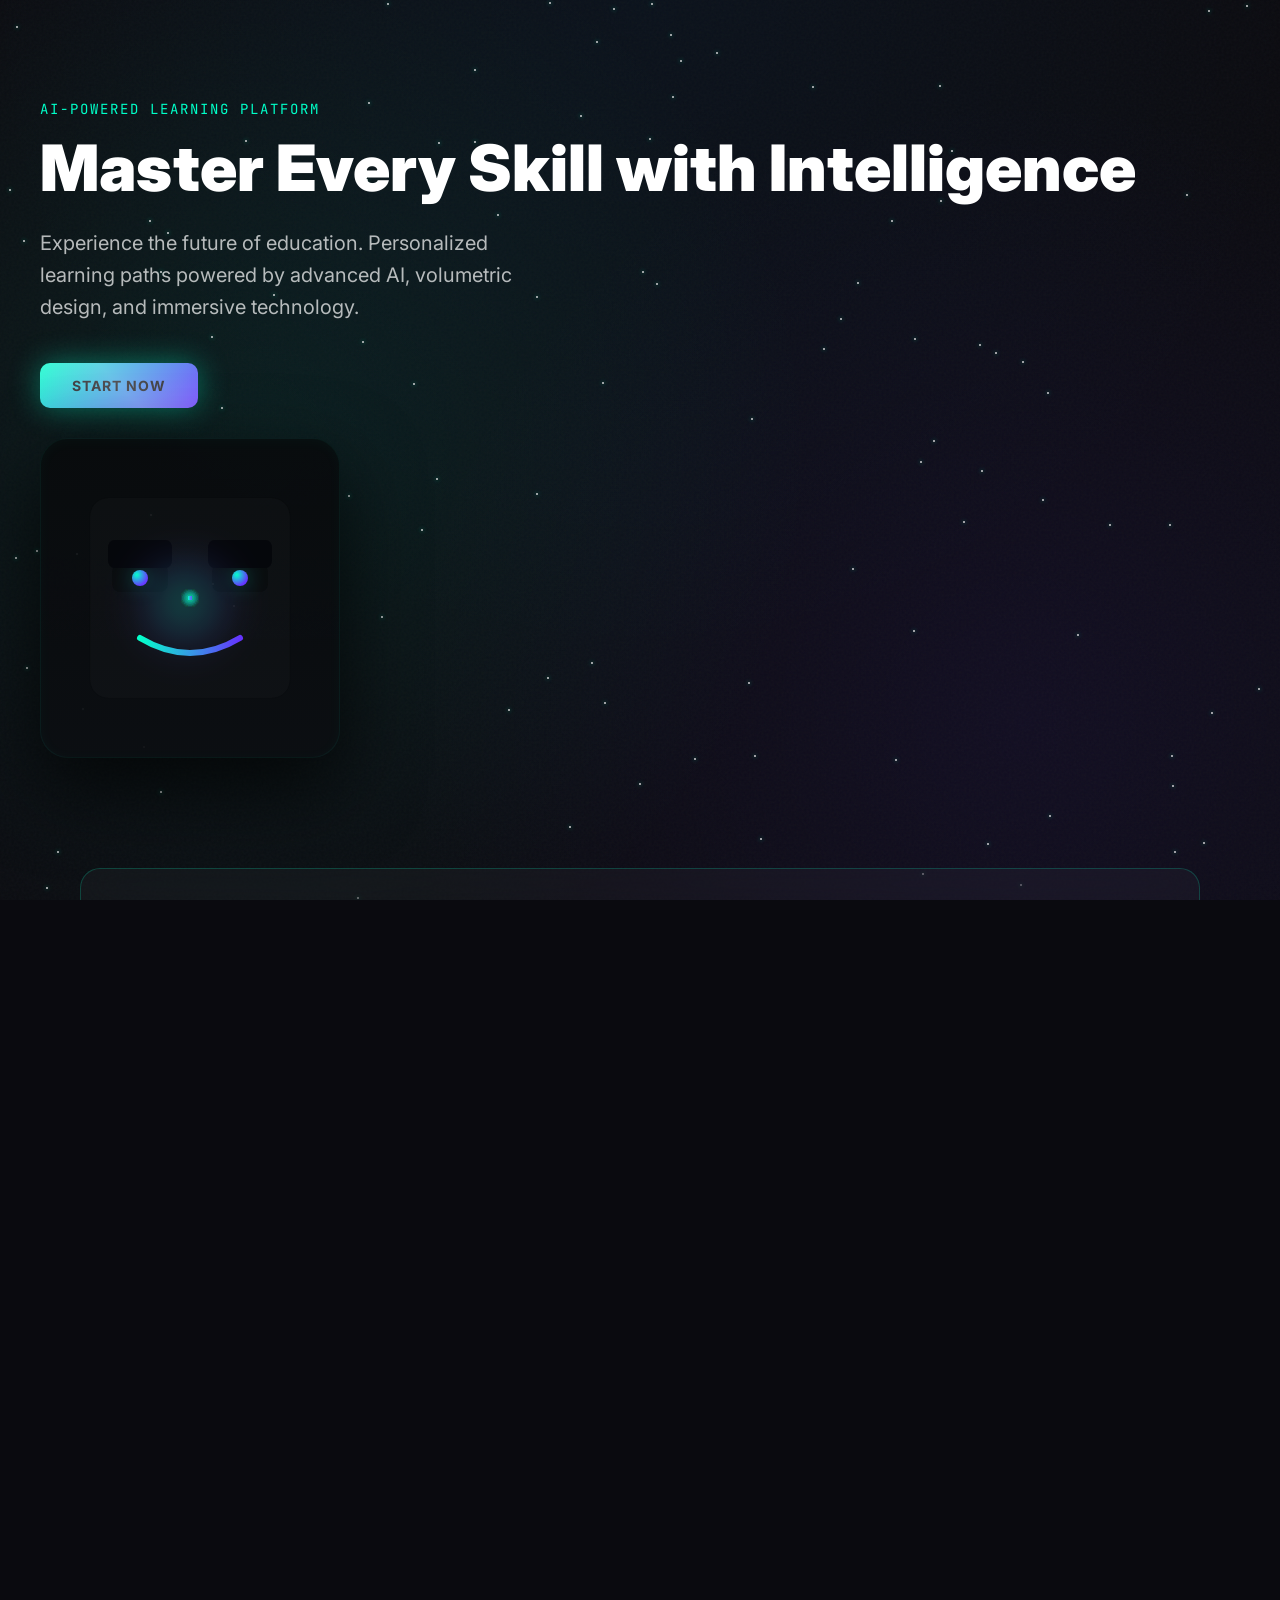
<file: Artificial/ai.html>
<!--
DESIGN SPECIFICATION - HIGH-FIDELITY LANDING PAGE

High-fidelity UI/UX landing page design for a futuristic, AI-powered personalized learning platform. Dark mode aesthetic with deep void-black background and volumetric neon lighting. Central Hero Section: A massive, rotating holographic neural network brain in the center representing the 'AI Recommendation Engine,' emitting soft particles. Layout: A modern Bento-grid style layout using frosted glassmorphism cards (glass effect) with subtle noise texture and 1px glowing strokes.

Content: Display high-end 3D abstract icons inside the glass cards representing these courses: Aerospace (rocket turbine), Medical (DNA helix), Cyber Security (digital shield), Game Dev (controller), and DevOps (infinity loop).

Typography: Massive, bold sans-serif headers in white, paired with monospace data-readout subtext in electric blue. UI Elements: Floating navigation bar, rounded corners, vibrant gradients (Cyan to Purple), and depth-of-field effects to create immersion. 8k resolution, Behance top-tier quality, Unreal Engine 5 render style.
-->

<!DOCTYPE html>
<html lang="en">
<head>
    <meta charset="UTF-8">
    <meta name="viewport" content="width=device-width, initial-scale=1.0">
    <title>Vibe learn</title>
    <link rel="preconnect" href="https://fonts.googleapis.com">
    <link rel="preconnect" href="https://fonts.gstatic.com" crossorigin>
    <link href="https://fonts.googleapis.com/css2?family=Inter:wght@300;400;500;600;700;800;900&family=JetBrains+Mono:wght@400;500;600;700&display=swap" rel="stylesheet">
    <link rel="stylesheet" href="ai.css">
</head>
<body>
    <script src="ai.js"></script>
    <!-- Space Stars Background -->
    <div class="space-stars" id="spaceStars"></div>

    <!-- Saturn removed per request -->

    <!-- Main Container -->
    <div class="container">
        <!-- Hero Section -->
        <section class="hero-section">
            <div class="hero-content">
                <p>AI-POWERED LEARNING PLATFORM</p>
                <h1>Master Every Skill with Intelligence</h1>
                <div class="subtitle">
                    Experience the future of education. Personalized learning paths powered by advanced AI, volumetric design, and immersive technology.
                </div>
                <div class="cta-buttons">
                    <a href="domains.html" class="btn btn-primary" style="text-decoration: none; display: inline-block;">Start Now</a>
                </div>
            </div>

            <!-- AI Face Animation -->
            <div class="neural-network-container" id="aiContainer">
                <div class="ai-head" id="aiHead" aria-hidden="false">
                    <div class="head-glow" aria-hidden="true"></div>
                    <svg class="ai-svg" viewBox="0 0 220 220" preserveAspectRatio="xMidYMid meet" xmlns="http://www.w3.org/2000/svg" role="img" aria-label="Animated human-like AI face">
                        <defs>
                            <linearGradient id="g1" x1="0%" x2="100%">
                                <stop offset="0%" stop-color="#00ffc8" stop-opacity="1" />
                                <stop offset="100%" stop-color="#6432ff" stop-opacity="1" />
                            </linearGradient>
                            <radialGradient id="pupilGrad" cx="30%" cy="30%" r="70%">
                                <stop offset="0%" stop-color="#00ffc8" />
                                <stop offset="100%" stop-color="#6432ff" />
                            </radialGradient>
                        </defs>

                        <!-- rounded square face plate -->
                        <rect x="10" y="10" rx="18" ry="18" width="200" height="200" fill="rgba(255,255,255,0.02)" stroke="rgba(0,0,0,0.12)" />

                        <!-- left eye slot -->
                        <g id="eyeLeft" transform="translate(60,90)">
                            <rect x="-28" y="-14" rx="8" ry="8" width="56" height="28" fill="rgba(0,0,0,0.6)" opacity="0.4" />
                            <circle id="pupilLeft" class="pupil-elem" cx="0" cy="0" r="8" fill="url(#pupilGrad)" />
                            <rect id="lidLeft" class="lid" x="-32" y="-20" width="64" height="28" rx="8" ry="8" />
                        </g>

                        <!-- right eye slot -->
                        <g id="eyeRight" transform="translate(160,90)">
                            <rect x="-28" y="-14" rx="8" ry="8" width="56" height="28" fill="rgba(0,0,0,0.6)" opacity="0.4" />
                            <circle id="pupilRight" class="pupil-elem" cx="0" cy="0" r="8" fill="url(#pupilGrad)" />
                            <rect id="lidRight" class="lid" x="-32" y="-20" width="64" height="28" rx="8" ry="8" />
                        </g>

                        <!-- friendly smile -->
                        <path id="mouthPath" d="M60 150 q50 30 100 0" stroke="url(#g1)" stroke-width="6" fill="transparent" stroke-linecap="round" stroke-linejoin="round" />
                    </svg>

                    <div class="particles" id="particles"></div>
                </div>
            </div>
        </section>

        <!-- Create Roadmap Section -->
        <section id="create-roadmap" class="create-roadmap-section">
            <div class="roadmap-container">
                <div class="roadmap-header">
                    <h2>Create Your Roadmap</h2>
                    <p>Tell our AI what you want to learn</p>
                </div>
                
                <div class="roadmap-input-box">
                    <div class="ai-bot-icon">🤖</div>
                    <input type="text" class="roadmap-input" placeholder="E.g., Learn machine learning in 3 months, become a full-stack developer..." />
                    <button class="roadmap-submit-btn">→</button>
                </div>
            </div>
        </section>
    </div>

    <!-- Footer -->
    <footer class="footer">
        <div class="footer-content">
            <div class="footer-col">
                <h4>Product</h4>
                <ul>
                    <li><a href="#">Features</a></li>
                    <li><a href="#">Pricing</a></li>
                    <li><a href="#">Security</a></li>
                </ul>
            </div>
            <div class="footer-col">
                <h4>Learn</h4>
                <ul>
                    <li><a href="#">Courses</a></li>
                    <li><a href="#">Paths</a></li>
                    <li><a href="#">Certifications</a></li>
                </ul>
            </div>
            <div class="footer-col">
                <h4>Company</h4>
                <ul>
                    <li><a href="#">About</a></li>
                    <li><a href="#">Blog</a></li>
                    <li><a href="#">Careers</a></li>
                </ul>
            </div>
            <div class="footer-col">
                <h4>Legal</h4>
                <ul>
                    <li><a href="#">Privacy</a></li>
                    <li><a href="#">Terms</a></li>
                    <li><a href="#">Contact</a></li>
                </ul>
            </div>
        </div>
        <div class="footer-bottom">
            <div>&copy; 2026 VibeLearn. All rights reserved.</div>
            <div style="display: flex; gap: 16px;">
                <a href="#" style="color: rgba(255, 255, 255, 0.4);">Twitter</a>
                <a href="#" style="color: rgba(255, 255, 255, 0.4);">Discord</a>
                <a href="#" style="color: rgba(255, 255, 255, 0.4);">GitHub</a>
            </div>
        </div>
    </footer>
</body>
</html>
</file>
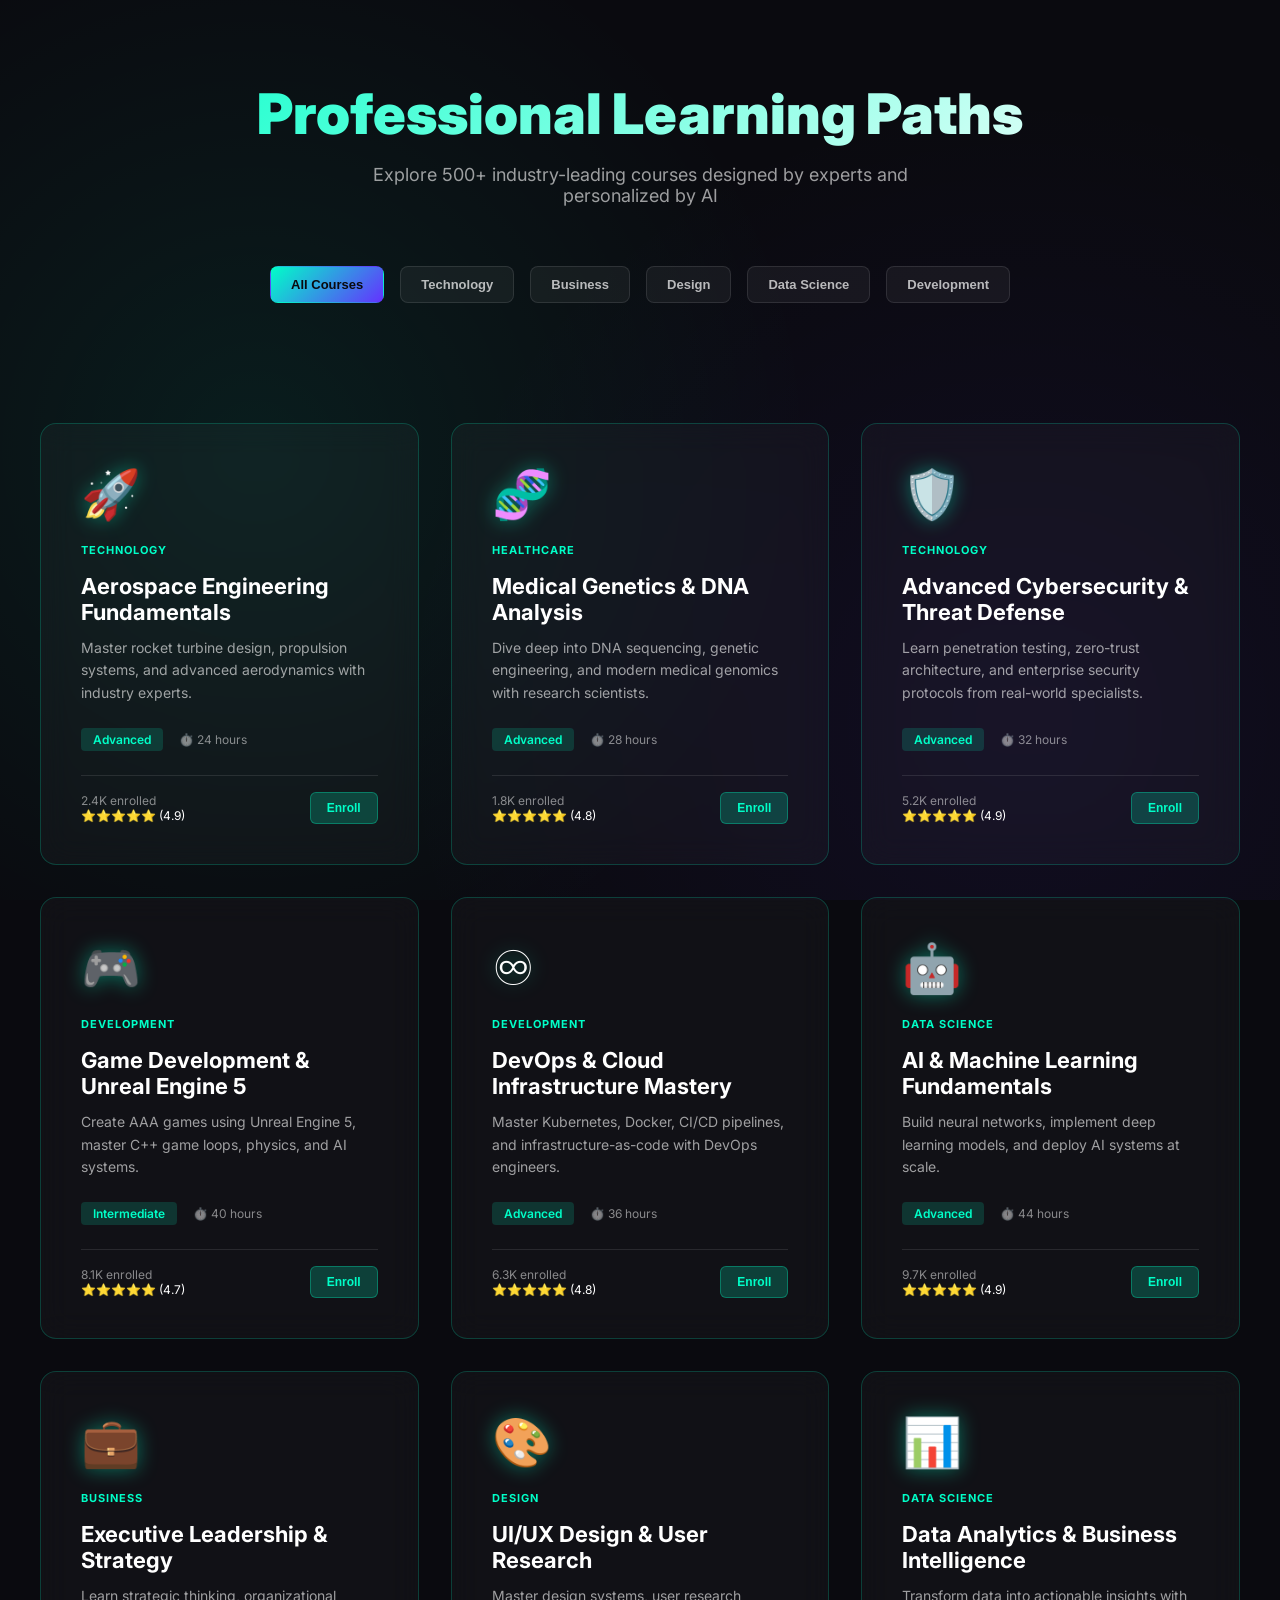
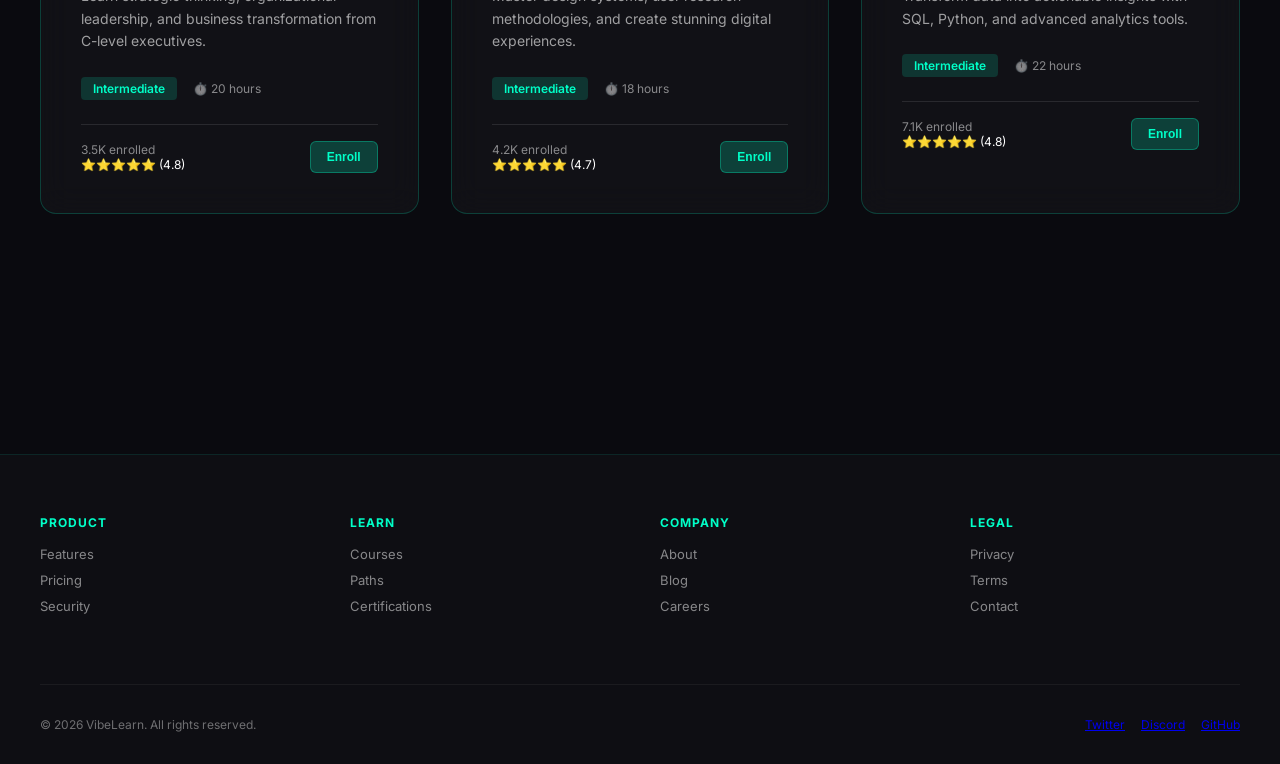
<file: Cources/courses.html>
<!DOCTYPE html>
<html lang="en">
<head>
    <meta charset="UTF-8">
    <meta name="viewport" content="width=device-width, initial-scale=1.0">
    <title>Professional Courses - VibeLearn | AI-Powered Learning Paths</title>
    <link rel="preconnect" href="https://fonts.googleapis.com">
    <link rel="preconnect" href="https://fonts.gstatic.com" crossorigin>
    <link href="https://fonts.googleapis.com/css2?family=Inter:wght@300;400;500;600;700;800;900&family=JetBrains+Mono:wght@400;500;600;700&display=swap" rel="stylesheet">
    <style>
        * {
            margin: 0;
            padding: 0;
            box-sizing: border-box;
        }

        html, body {
            width: 100%;
            font-family: 'Inter', system-ui, sans-serif;
            background: #0a0a0f;
            color: #ffffff;
            overflow-x: hidden;
        }

        body::before {
            content: '';
            position: fixed;
            top: 0;
            left: 0;
            width: 100%;
            height: 100%;
            background: 
                radial-gradient(circle at 20% 50%, rgba(0, 255, 200, 0.08) 0%, transparent 50%),
                radial-gradient(circle at 80% 80%, rgba(100, 50, 255, 0.08) 0%, transparent 50%),
                #0a0a0f;
            pointer-events: none;
            z-index: 0;
        }

        /* Header/Navigation */
        .header {
            position: sticky;
            top: 0;
            z-index: 100;
            background: rgba(10, 10, 15, 0.8);
            backdrop-filter: blur(10px);
            border-bottom: 1px solid rgba(0, 255, 200, 0.1);
        }

        .nav-wrapper {
            max-width: 1600px;
            margin: 0 auto;
            padding: 16px 40px;
            display: flex;
            justify-content: space-between;
            align-items: center;
        }

        .nav-brand {
            font-size: 18px;
            font-weight: 900;
            background: linear-gradient(135deg, #00ffc8 0%, #6432ff 100%);
            -webkit-background-clip: text;
            background-clip: text;
            -webkit-text-fill-color: transparent;
            cursor: pointer;
            text-decoration: none;
        }

        .nav-menu {
            display: flex;
            gap: 32px;
            list-style: none;
        }

        .nav-menu a {
            color: rgba(255, 255, 255, 0.7);
            text-decoration: none;
            font-size: 13px;
            font-weight: 500;
            transition: color 300ms ease;
        }

        .nav-menu a:hover {
            color: #00ffc8;
        }

        .nav-cta {
            padding: 10px 24px;
            background: linear-gradient(135deg, #00ffc8 0%, #6432ff 100%);
            border: none;
            border-radius: 8px;
            color: #0a0a0f;
            font-weight: 700;
            font-size: 12px;
            cursor: pointer;
            transition: all 300ms ease;
        }

        .nav-cta:hover {
            transform: translateY(-2px);
            box-shadow: 0 8px 25px rgba(0, 255, 200, 0.3);
        }

        /* Main Content */
        .page-container {
            position: relative;
            z-index: 1;
            max-width: 1600px;
            margin: 0 auto;
            padding: 0 40px;
        }

        .page-header {
            text-align: center;
            padding: 80px 0 60px;
            animation: fadeInUp 0.8s ease-out;
        }

        .page-header h1 {
            font-size: 56px;
            font-weight: 900;
            margin-bottom: 16px;
            background: linear-gradient(135deg, #00ffc8 0%, #ffffff 100%);
            -webkit-background-clip: text;
            background-clip: text;
            -webkit-text-fill-color: transparent;
        }

        .page-header p {
            font-size: 18px;
            color: rgba(255, 255, 255, 0.6);
            max-width: 600px;
            margin: 0 auto;
        }

        @keyframes fadeInUp {
            from {
                opacity: 0;
                transform: translateY(30px);
            }
            to {
                opacity: 1;
                transform: translateY(0);
            }
        }

        /* Course Grid */
        .courses-grid {
            display: grid;
            grid-template-columns: repeat(auto-fit, minmax(320px, 1fr));
            gap: 32px;
            padding: 60px 0 120px;
        }

        .course-card {
            background: rgba(255, 255, 255, 0.03);
            backdrop-filter: blur(15px);
            border: 1px solid rgba(0, 255, 200, 0.2);
            border-radius: 16px;
            padding: 40px;
            transition: all 400ms cubic-bezier(0.4, 0, 0.2, 1);
            cursor: pointer;
            position: relative;
            overflow: hidden;
            animation: fadeInUp 0.6s ease-out;
        }

        .course-card::before {
            content: '';
            position: absolute;
            inset: 0;
            background: linear-gradient(135deg, rgba(0, 255, 200, 0.1) 0%, rgba(100, 50, 255, 0.1) 100%);
            opacity: 0;
            transition: opacity 400ms ease;
        }

        .course-card:hover {
            border-color: rgba(0, 255, 200, 0.6);
            background: rgba(255, 255, 255, 0.08);
            transform: translateY(-12px);
            box-shadow: 0 20px 50px rgba(0, 255, 200, 0.15);
        }

        .course-icon {
            font-size: 48px;
            margin-bottom: 20px;
            filter: drop-shadow(0 0 10px rgba(0, 255, 200, 0.4));
        }

        .course-card h3 {
            font-size: 22px;
            font-weight: 700;
            margin-bottom: 12px;
            position: relative;
            z-index: 2;
        }

        .course-category {
            font-size: 11px;
            color: #00ffc8;
            text-transform: uppercase;
            letter-spacing: 1px;
            margin-bottom: 16px;
            font-weight: 700;
            position: relative;
            z-index: 2;
        }

        .course-description {
            font-size: 14px;
            color: rgba(255, 255, 255, 0.6);
            line-height: 1.6;
            margin-bottom: 24px;
            position: relative;
            z-index: 2;
        }

        .course-meta {
            display: flex;
            gap: 16px;
            margin-bottom: 24px;
            position: relative;
            z-index: 2;
            font-size: 12px;
            color: rgba(255, 255, 255, 0.5);
        }

        .course-level {
            background: rgba(0, 255, 200, 0.15);
            color: #00ffc8;
            padding: 4px 12px;
            border-radius: 4px;
            font-weight: 600;
        }

        .course-duration {
            display: flex;
            align-items: center;
            gap: 4px;
        }

        .course-footer {
            display: flex;
            justify-content: space-between;
            align-items: center;
            padding-top: 16px;
            border-top: 1px solid rgba(255, 255, 255, 0.1);
            position: relative;
            z-index: 2;
        }

        .course-students {
            font-size: 12px;
            color: rgba(255, 255, 255, 0.5);
        }

        .course-rating {
            display: flex;
            gap: 4px;
            font-size: 12px;
        }

        .course-btn {
            background: rgba(0, 255, 200, 0.2);
            border: 1px solid rgba(0, 255, 200, 0.3);
            color: #00ffc8;
            padding: 8px 16px;
            border-radius: 6px;
            cursor: pointer;
            font-size: 12px;
            font-weight: 600;
            transition: all 300ms ease;
        }

        .course-btn:hover {
            background: rgba(0, 255, 200, 0.4);
            border-color: rgba(0, 255, 200, 0.6);
        }

        /* Filter Section */
        .filter-section {
            display: flex;
            gap: 16px;
            margin-bottom: 60px;
            flex-wrap: wrap;
            justify-content: center;
        }

        .filter-btn {
            padding: 10px 20px;
            background: rgba(255, 255, 255, 0.05);
            border: 1px solid rgba(255, 255, 255, 0.1);
            border-radius: 8px;
            color: rgba(255, 255, 255, 0.7);
            cursor: pointer;
            font-size: 13px;
            font-weight: 600;
            transition: all 300ms ease;
        }

        .filter-btn:hover,
        .filter-btn.active {
            background: linear-gradient(135deg, #00ffc8 0%, #6432ff 100%);
            border-color: transparent;
            color: #0a0a0f;
        }

        /* Footer */
        .footer {
            background: rgba(255, 255, 255, 0.02);
            border-top: 1px solid rgba(0, 255, 200, 0.1);
            padding: 60px 40px 32px;
            margin-top: 120px;
            position: relative;
            z-index: 1;
        }

        .footer-content {
            max-width: 1600px;
            margin: 0 auto;
            display: grid;
            grid-template-columns: repeat(4, 1fr);
            gap: 40px;
            margin-bottom: 60px;
        }

        .footer-col h4 {
            font-size: 12px;
            font-weight: 700;
            text-transform: uppercase;
            margin-bottom: 16px;
            color: #00ffc8;
            letter-spacing: 1px;
        }

        .footer-col ul {
            list-style: none;
        }

        .footer-col a {
            color: rgba(255, 255, 255, 0.5);
            text-decoration: none;
            font-size: 13px;
            transition: color 300ms ease;
            display: block;
            margin-bottom: 10px;
        }

        .footer-col a:hover {
            color: #00ffc8;
        }

        .footer-bottom {
            display: flex;
            justify-content: space-between;
            align-items: center;
            padding-top: 32px;
            border-top: 1px solid rgba(255, 255, 255, 0.05);
            font-size: 12px;
            color: rgba(255, 255, 255, 0.4);
        }

        @media (max-width: 768px) {
            .nav-menu {
                gap: 16px;
                font-size: 12px;
            }

            .page-header h1 {
                font-size: 36px;
            }

            .courses-grid {
                grid-template-columns: 1fr;
            }

            .footer-content {
                grid-template-columns: repeat(2, 1fr);
                gap: 24px;
            }

            .footer-bottom {
                flex-direction: column;
                gap: 16px;
            }
        }
    </style>
</head>
<body>
    <!-- Main Content -->
    <div class="page-container">
        <div class="page-header">
            <h1>Professional Learning Paths</h1>
            <p>Explore 500+ industry-leading courses designed by experts and personalized by AI</p>
        </div>

        <!-- Filters -->
        <div class="filter-section">
            <button class="filter-btn active">All Courses</button>
            <button class="filter-btn">Technology</button>
            <button class="filter-btn">Business</button>
            <button class="filter-btn">Design</button>
            <button class="filter-btn">Data Science</button>
            <button class="filter-btn">Development</button>
        </div>

        <!-- Course Grid -->
        <div class="courses-grid">
            <!-- Technology Courses -->
            <div class="course-card">
                <div class="course-icon">🚀</div>
                <div class="course-category">Technology</div>
                <h3>Aerospace Engineering Fundamentals</h3>
                <p class="course-description">Master rocket turbine design, propulsion systems, and advanced aerodynamics with industry experts.</p>
                <div class="course-meta">
                    <span class="course-level">Advanced</span>
                    <span class="course-duration">⏱️ 24 hours</span>
                </div>
                <div class="course-footer">
                    <div>
                        <div class="course-students">2.4K enrolled</div>
                        <div class="course-rating">⭐⭐⭐⭐⭐ (4.9)</div>
                    </div>
                    <button class="course-btn">Enroll</button>
                </div>
            </div>

            <div class="course-card">
                <div class="course-icon">🧬</div>
                <div class="course-category">Healthcare</div>
                <h3>Medical Genetics & DNA Analysis</h3>
                <p class="course-description">Dive deep into DNA sequencing, genetic engineering, and modern medical genomics with research scientists.</p>
                <div class="course-meta">
                    <span class="course-level">Advanced</span>
                    <span class="course-duration">⏱️ 28 hours</span>
                </div>
                <div class="course-footer">
                    <div>
                        <div class="course-students">1.8K enrolled</div>
                        <div class="course-rating">⭐⭐⭐⭐⭐ (4.8)</div>
                    </div>
                    <button class="course-btn">Enroll</button>
                </div>
            </div>

            <div class="course-card">
                <div class="course-icon">🛡️</div>
                <div class="course-category">Technology</div>
                <h3>Advanced Cybersecurity & Threat Defense</h3>
                <p class="course-description">Learn penetration testing, zero-trust architecture, and enterprise security protocols from real-world specialists.</p>
                <div class="course-meta">
                    <span class="course-level">Advanced</span>
                    <span class="course-duration">⏱️ 32 hours</span>
                </div>
                <div class="course-footer">
                    <div>
                        <div class="course-students">5.2K enrolled</div>
                        <div class="course-rating">⭐⭐⭐⭐⭐ (4.9)</div>
                    </div>
                    <button class="course-btn">Enroll</button>
                </div>
            </div>

            <div class="course-card">
                <div class="course-icon">🎮</div>
                <div class="course-category">Development</div>
                <h3>Game Development & Unreal Engine 5</h3>
                <p class="course-description">Create AAA games using Unreal Engine 5, master C++ game loops, physics, and AI systems.</p>
                <div class="course-meta">
                    <span class="course-level">Intermediate</span>
                    <span class="course-duration">⏱️ 40 hours</span>
                </div>
                <div class="course-footer">
                    <div>
                        <div class="course-students">8.1K enrolled</div>
                        <div class="course-rating">⭐⭐⭐⭐⭐ (4.7)</div>
                    </div>
                    <button class="course-btn">Enroll</button>
                </div>
            </div>

            <div class="course-card">
                <div class="course-icon">♾️</div>
                <div class="course-category">Development</div>
                <h3>DevOps & Cloud Infrastructure Mastery</h3>
                <p class="course-description">Master Kubernetes, Docker, CI/CD pipelines, and infrastructure-as-code with DevOps engineers.</p>
                <div class="course-meta">
                    <span class="course-level">Advanced</span>
                    <span class="course-duration">⏱️ 36 hours</span>
                </div>
                <div class="course-footer">
                    <div>
                        <div class="course-students">6.3K enrolled</div>
                        <div class="course-rating">⭐⭐⭐⭐⭐ (4.8)</div>
                    </div>
                    <button class="course-btn">Enroll</button>
                </div>
            </div>

            <div class="course-card">
                <div class="course-icon">🤖</div>
                <div class="course-category">Data Science</div>
                <h3>AI & Machine Learning Fundamentals</h3>
                <p class="course-description">Build neural networks, implement deep learning models, and deploy AI systems at scale.</p>
                <div class="course-meta">
                    <span class="course-level">Advanced</span>
                    <span class="course-duration">⏱️ 44 hours</span>
                </div>
                <div class="course-footer">
                    <div>
                        <div class="course-students">9.7K enrolled</div>
                        <div class="course-rating">⭐⭐⭐⭐⭐ (4.9)</div>
                    </div>
                    <button class="course-btn">Enroll</button>
                </div>
            </div>

            <div class="course-card">
                <div class="course-icon">💼</div>
                <div class="course-category">Business</div>
                <h3>Executive Leadership & Strategy</h3>
                <p class="course-description">Learn strategic thinking, organizational leadership, and business transformation from C-level executives.</p>
                <div class="course-meta">
                    <span class="course-level">Intermediate</span>
                    <span class="course-duration">⏱️ 20 hours</span>
                </div>
                <div class="course-footer">
                    <div>
                        <div class="course-students">3.5K enrolled</div>
                        <div class="course-rating">⭐⭐⭐⭐⭐ (4.8)</div>
                    </div>
                    <button class="course-btn">Enroll</button>
                </div>
            </div>

            <div class="course-card">
                <div class="course-icon">🎨</div>
                <div class="course-category">Design</div>
                <h3>UI/UX Design & User Research</h3>
                <p class="course-description">Master design systems, user research methodologies, and create stunning digital experiences.</p>
                <div class="course-meta">
                    <span class="course-level">Intermediate</span>
                    <span class="course-duration">⏱️ 18 hours</span>
                </div>
                <div class="course-footer">
                    <div>
                        <div class="course-students">4.2K enrolled</div>
                        <div class="course-rating">⭐⭐⭐⭐⭐ (4.7)</div>
                    </div>
                    <button class="course-btn">Enroll</button>
                </div>
            </div>

            <div class="course-card">
                <div class="course-icon">📊</div>
                <div class="course-category">Data Science</div>
                <h3>Data Analytics & Business Intelligence</h3>
                <p class="course-description">Transform data into actionable insights with SQL, Python, and advanced analytics tools.</p>
                <div class="course-meta">
                    <span class="course-level">Intermediate</span>
                    <span class="course-duration">⏱️ 22 hours</span>
                </div>
                <div class="course-footer">
                    <div>
                        <div class="course-students">7.1K enrolled</div>
                        <div class="course-rating">⭐⭐⭐⭐⭐ (4.8)</div>
                    </div>
                    <button class="course-btn">Enroll</button>
                </div>
            </div>
        </div>
    </div>

    <!-- Footer -->
    <footer class="footer">
        <div class="footer-content">
            <div class="footer-col">
                <h4>Product</h4>
                <ul>
                    <li><a href="#">Features</a></li>
                    <li><a href="#">Pricing</a></li>
                    <li><a href="#">Security</a></li>
                </ul>
            </div>
            <div class="footer-col">
                <h4>Learn</h4>
                <ul>
                    <li><a href="#">Courses</a></li>
                    <li><a href="#">Paths</a></li>
                    <li><a href="#">Certifications</a></li>
                </ul>
            </div>
            <div class="footer-col">
                <h4>Company</h4>
                <ul>
                    <li><a href="#">About</a></li>
                    <li><a href="#">Blog</a></li>
                    <li><a href="#">Careers</a></li>
                </ul>
            </div>
            <div class="footer-col">
                <h4>Legal</h4>
                <ul>
                    <li><a href="#">Privacy</a></li>
                    <li><a href="#">Terms</a></li>
                    <li><a href="#">Contact</a></li>
                </ul>
            </div>
        </div>
        <div class="footer-bottom">
            <div>&copy; 2026 VibeLearn. All rights reserved.</div>
            <div style="display: flex; gap: 16px;">
                <a href="#">Twitter</a>
                <a href="#">Discord</a>
                <a href="#">GitHub</a>
            </div>
        </div>
    </footer>
</body>
</html>
</file>
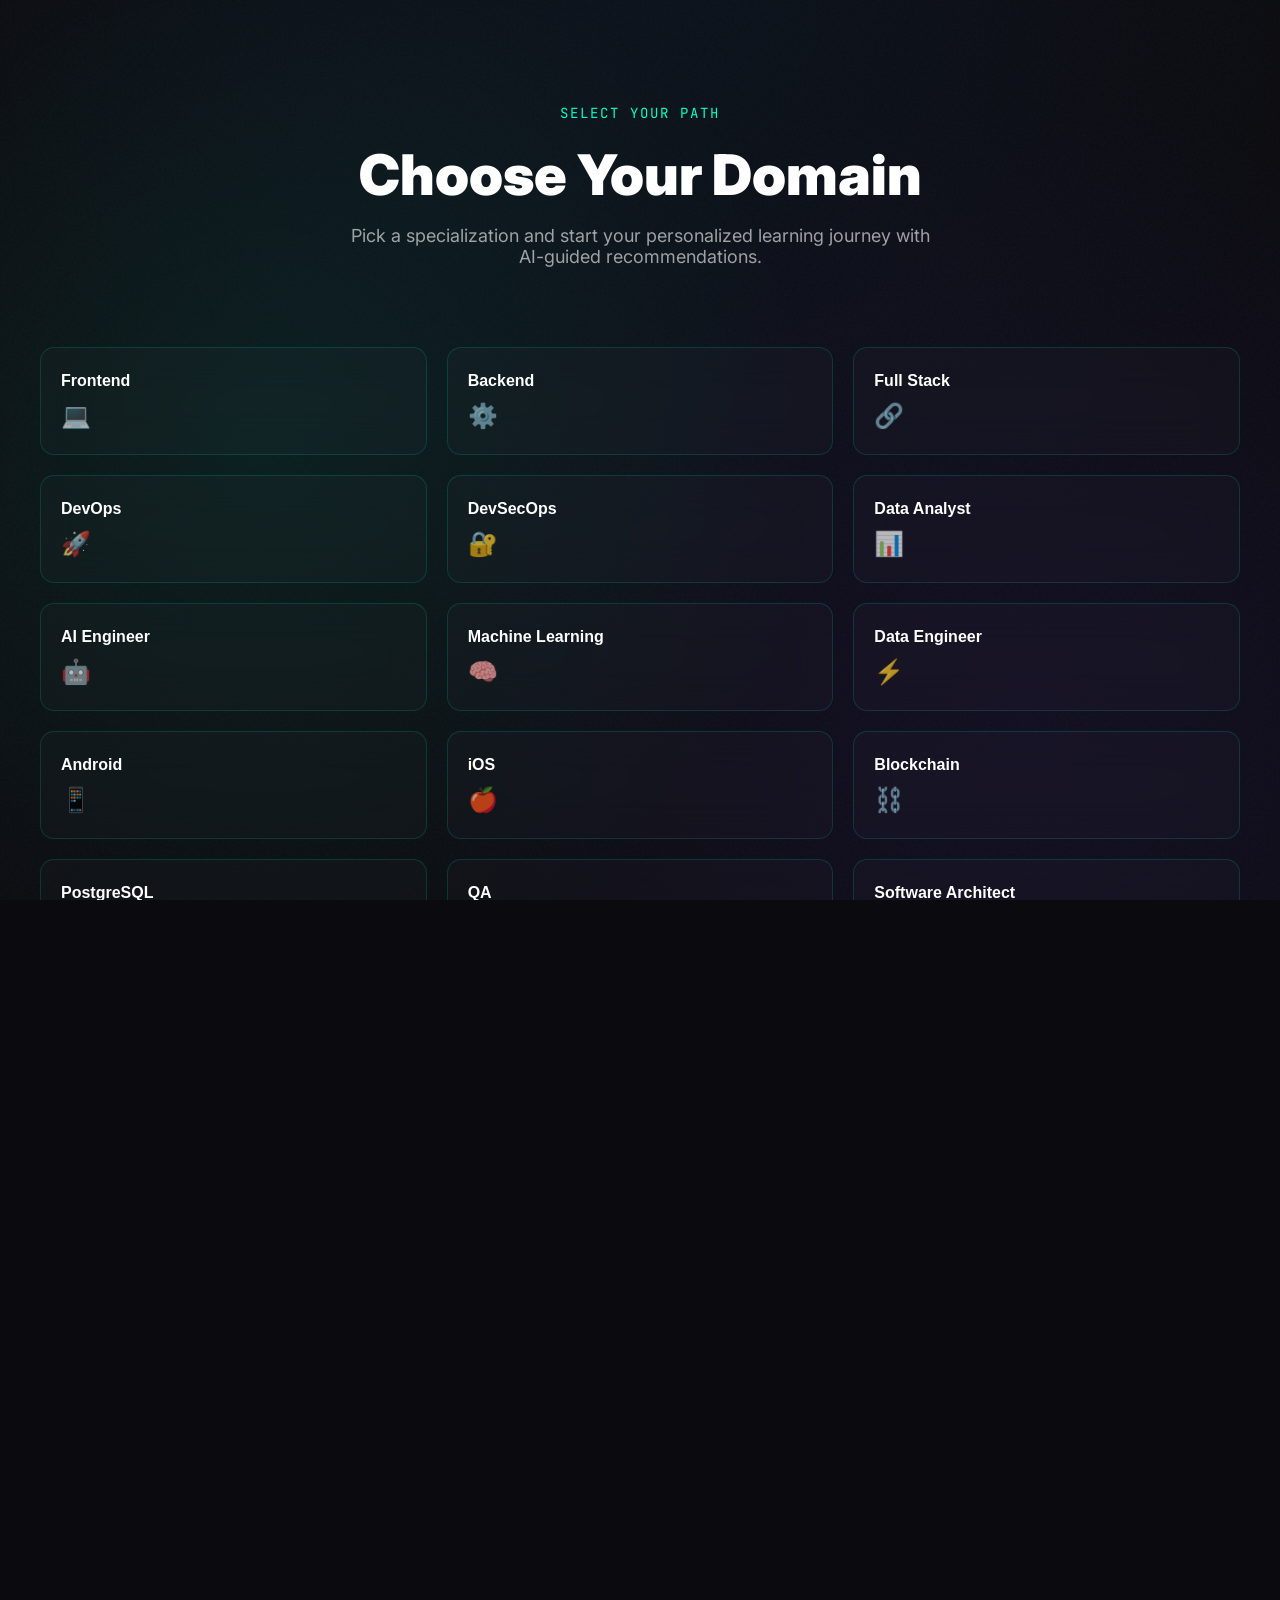
<file: Cources/domains.html>
<!DOCTYPE html>
<html lang="en">
<head>
    <meta charset="UTF-8">
    <meta name="viewport" content="width=device-width, initial-scale=1.0">
    <title>Choose Your Domain - VibeLearn</title>
    <link rel="preconnect" href="https://fonts.googleapis.com">
    <link rel="preconnect" href="https://fonts.gstatic.com" crossorigin>
    <link href="https://fonts.googleapis.com/css2?family=Inter:wght@300;400;500;600;700;800;900&family=JetBrains+Mono:wght@400;500;600;700&display=swap" rel="stylesheet">
    <style>
        * {
            margin: 0;
            padding: 0;
            box-sizing: border-box;
        }

        html, body {
            width: 100%;
            height: 100%;
            font-family: 'Inter', system-ui, sans-serif;
            background: #0a0a0f;
            color: #ffffff;
            overflow-x: hidden;
        }

        /* Void-black background with volumetric lighting */
        body::before {
            content: '';
            position: fixed;
            top: 0;
            left: 0;
            width: 100%;
            height: 100%;
            background: 
                radial-gradient(circle at 20% 50%, rgba(0, 255, 200, 0.08) 0%, transparent 50%),
                radial-gradient(circle at 80% 80%, rgba(100, 50, 255, 0.08) 0%, transparent 50%),
                radial-gradient(circle at 50% 0%, rgba(0, 150, 255, 0.05) 0%, transparent 60%),
                #0a0a0f;
            pointer-events: none;
            z-index: 0;
        }

        /* Noise texture overlay */
        body::after {
            content: '';
            position: fixed;
            top: 0;
            left: 0;
            width: 100%;
            height: 100%;
            background-image: 
                url("data:image/svg+xml,%3Csvg viewBox='0 0 400 400' xmlns='http://www.w3.org/2000/svg'%3E%3Cfilter id='noiseFilter'%3E%3CfeTurbulence type='fractalNoise' baseFrequency='0.9' numOctaves='4' seed='1' /%3E%3C/filter%3E%3Crect width='400' height='400' fill='%23000' filter='url(%23noiseFilter)' opacity='0.03'/%3E%3C/svg%3E");
            pointer-events: none;
            z-index: 0;
        }

        /* Main Container */
        .container {
            position: relative;
            z-index: 1;
            min-height: 100vh;
            display: flex;
            flex-direction: column;
            align-items: center;
            padding: 80px 40px 60px;
        }

        /* Header Section */
        .header {
            text-align: center;
            margin-bottom: 80px;
            animation: fadeInDown 0.8s ease-out;
        }

        .header h1 {
            font-size: 56px;
            font-weight: 900;
            line-height: 1.2;
            margin-bottom: 16px;
            color: #ffffff;
        }

        .header p {
            font-family: 'JetBrains Mono', monospace;
            font-size: 14px;
            color: #00ffc8;
            text-transform: uppercase;
            letter-spacing: 2px;
            margin-bottom: 20px;
        }

        .header .subtitle {
            font-size: 18px;
            color: rgba(255, 255, 255, 0.6);
            max-width: 600px;
            margin: 0 auto;
        }

        @keyframes fadeInDown {
            from {
                opacity: 0;
                transform: translateY(-30px);
            }
            to {
                opacity: 1;
                transform: translateY(0);
            }
        }

        /* Domains Grid */
        .domains-grid {
            display: grid;
            grid-template-columns: repeat(3, 1fr);
            gap: 20px;
            max-width: 1200px;
            width: 100%;
            margin-bottom: 60px;
        }

        .domain-btn {
            background: rgba(255, 255, 255, 0.02);
            backdrop-filter: blur(20px);
            border: 1px solid rgba(0, 255, 200, 0.15);
            border-radius: 14px;
            padding: 24px 20px;
            cursor: pointer;
            transition: all 300ms cubic-bezier(0.4, 0, 0.2, 1);
            position: relative;
            overflow: hidden;
            min-height: 100px;
            display: flex;
            flex-direction: column;
            align-items: flex-start;
            justify-content: space-between;
            animation: fadeInUp 0.6s ease-out;
        }

        .domain-btn::before {
            content: '';
            position: absolute;
            inset: 0;
            background: linear-gradient(135deg, rgba(0, 255, 200, 0.1) 0%, rgba(100, 50, 255, 0.1) 100%);
            opacity: 0;
            transition: opacity 300ms ease;
        }

        .domain-btn:hover {
            border-color: rgba(0, 255, 200, 0.5);
            background: rgba(255, 255, 255, 0.08);
            transform: translateY(-8px);
            box-shadow: 
                0 15px 40px rgba(0, 255, 200, 0.15),
                inset 0 1px 1px rgba(255, 255, 255, 0.1);
        }

        .domain-btn:hover::before {
            opacity: 1;
        }

        .domain-btn-text {
            font-size: 16px;
            font-weight: 600;
            color: #ffffff;
            position: relative;
            z-index: 2;
            transition: color 300ms ease;
        }

        .domain-btn:hover .domain-btn-text {
            color: #00ffc8;
        }

        .domain-btn-icon {
            font-size: 24px;
            margin-top: 12px;
            position: relative;
            z-index: 2;
            opacity: 0.7;
            transition: opacity 300ms ease;
        }

        .domain-btn:hover .domain-btn-icon {
            opacity: 1;
        }

        /* Badge for "New" */
        .badge {
            position: absolute;
            top: 12px;
            right: 12px;
            background: rgba(100, 50, 255, 0.6);
            color: #00ffc8;
            padding: 4px 10px;
            border-radius: 6px;
            font-size: 10px;
            font-weight: 700;
            text-transform: uppercase;
            letter-spacing: 0.5px;
            z-index: 3;
        }

        /* Custom Domain Button */
        .create-custom-btn {
            background: rgba(0, 255, 200, 0.08);
            border: 2px dashed rgba(0, 255, 200, 0.3);
            cursor: pointer;
            display: flex;
            align-items: center;
            justify-content: center;
            gap: 12px;
            font-size: 15px;
            font-weight: 600;
            color: rgba(0, 255, 200, 0.7);
            transition: all 300ms ease;
        }

        .create-custom-btn:hover {
            border-color: rgba(0, 255, 200, 0.6);
            background: rgba(0, 255, 200, 0.12);
            color: #00ffc8;
        }

        /* Footer */
        .footer {
            background: rgba(255, 255, 255, 0.02);
            backdrop-filter: blur(10px);
            border-top: 1px solid rgba(0, 255, 200, 0.1);
            padding: 40px;
            text-align: center;
            position: relative;
            z-index: 1;
            margin-top: auto;
            width: 100%;
        }

        .footer p {
            font-size: 13px;
            color: rgba(255, 255, 255, 0.5);
        }

        .back-link {
            display: inline-block;
            margin-bottom: 20px;
            color: #00ffc8;
            text-decoration: none;
            font-size: 14px;
            font-weight: 600;
            transition: all 300ms ease;
        }

        .back-link:hover {
            color: #ffffff;
            gap: 8px;
        }

        /* Animations */
        @keyframes fadeInUp {
            from {
                opacity: 0;
                transform: translateY(20px);
            }
            to {
                opacity: 1;
                transform: translateY(0);
            }
        }

        /* Responsive */
        @media (max-width: 1200px) {
            .domains-grid {
                grid-template-columns: repeat(2, 1fr);
            }
        }

        @media (max-width: 768px) {
            .header h1 {
                font-size: 40px;
            }

            .domains-grid {
                grid-template-columns: 1fr;
                gap: 16px;
            }

            .container {
                padding: 60px 24px 40px;
            }
        }
    </style>
</head>
<body>
    <div class="container">
        <!-- Header -->
        <div class="header">
            <a href="coures.html" class="back-link"></a>
            <p>SELECT YOUR PATH</p>
            <h1>Choose Your Domain</h1>
            <div class="subtitle">
                Pick a specialization and start your personalized learning journey with AI-guided recommendations.
            </div>
        </div>

        <!-- Domains Grid -->
        <div class="domains-grid">
            <!-- Row 1 -->
            <button class="domain-btn" onclick="selectDomain('Frontend')">
                <span class="domain-btn-text">Frontend</span>
                <span class="domain-btn-icon">💻</span>
            </button>
            <button class="domain-btn" onclick="selectDomain('Backend')">
                <span class="domain-btn-text">Backend</span>
                <span class="domain-btn-icon">⚙️</span>
            </button>
            <button class="domain-btn" onclick="selectDomain('Full Stack')">
                <span class="domain-btn-text">Full Stack</span>
                <span class="domain-btn-icon">🔗</span>
            </button>

            <!-- Row 2 -->
            <button class="domain-btn" onclick="selectDomain('DevOps')">
                <span class="domain-btn-text">DevOps</span>
                <span class="domain-btn-icon">🚀</span>
            </button>
            <button class="domain-btn" onclick="selectDomain('DevSecOps')">
                <span class="domain-btn-text">DevSecOps</span>
                <span class="domain-btn-icon">🔐</span>
            </button>
            <button class="domain-btn" onclick="selectDomain('Data Analyst')">
                <span class="domain-btn-text">Data Analyst</span>
                <span class="domain-btn-icon">📊</span>
            </button>

            <!-- Row 3 -->
            <button class="domain-btn" onclick="selectDomain('AI Engineer')">
                <span class="domain-btn-text">AI Engineer</span>
                <span class="domain-btn-icon">🤖</span>
            </button>
            <button class="domain-btn" onclick="selectDomain('Machine Learning')">
                <span class="domain-btn-text">Machine Learning</span>
                <span class="domain-btn-icon">🧠</span>
            </button>
            <button class="domain-btn" onclick="selectDomain('Data Engineer')">
                <span class="domain-btn-text">Data Engineer</span>
                <span class="domain-btn-icon">⚡</span>
            </button>

            <!-- Row 4 -->
            <button class="domain-btn" onclick="selectDomain('Android')">
                <span class="domain-btn-text">Android</span>
                <span class="domain-btn-icon">📱</span>
            </button>
            <button class="domain-btn" onclick="selectDomain('iOS')">
                <span class="domain-btn-text">iOS</span>
                <span class="domain-btn-icon">🍎</span>
            </button>
            <button class="domain-btn" onclick="selectDomain('Blockchain')">
                <span class="domain-btn-text">Blockchain</span>
                <span class="domain-btn-icon">⛓️</span>
            </button>

            <!-- Row 5 -->
            <button class="domain-btn" onclick="selectDomain('PostgreSQL')">
                <span class="domain-btn-text">PostgreSQL</span>
                <span class="domain-btn-icon">🗄️</span>
            </button>
            <button class="domain-btn" onclick="selectDomain('QA')">
                <span class="domain-btn-text">QA</span>
                <span class="domain-btn-icon">✅</span>
            </button>
            <button class="domain-btn" onclick="selectDomain('Software Architect')">
                <span class="domain-btn-text">Software Architect</span>
                <span class="domain-btn-icon">🏗️</span>
            </button>

            <!-- Row 6 -->
            <button class="domain-btn" onclick="selectDomain('Cyber Security')">
                <span class="domain-btn-text">Cyber Security</span>
                <span class="domain-btn-icon">🛡️</span>
            </button>
            <button class="domain-btn" onclick="selectDomain('UX Design')">
                <span class="domain-btn-text">UX Design</span>
                <span class="domain-btn-icon">🎨</span>
            </button>
            <button class="domain-btn" onclick="selectDomain('Technical Writer')">
                <span class="domain-btn-text">Technical Writer</span>
                <span class="domain-btn-icon">📝</span>
            </button>

            <!-- Row 7 -->
            <button class="domain-btn" onclick="selectDomain('Game Developer')">
                <span class="domain-btn-text">Game Developer</span>
                <span class="domain-btn-icon">🎮</span>
            </button>
            <button class="domain-btn" onclick="selectDomain('Server Side Game Dev')">
                <span class="domain-btn-text">Server Side Game Dev</span>
                <span class="domain-btn-icon">🖥️</span>
            </button>
            <button class="domain-btn" onclick="selectDomain('MLOps')">
                <span class="domain-btn-text">MLOps</span>
                <span class="domain-btn-icon">🔄</span>
            </button>

            <!-- Row 8 -->
            <button class="domain-btn" onclick="selectDomain('Product Manager')">
                <span class="domain-btn-text">Product Manager</span>
                <span class="domain-btn-icon">📈</span>
            </button>
            <button class="domain-btn" onclick="selectDomain('Engineering Manager')">
                <span class="domain-btn-text">Engineering Manager</span>
                <span class="domain-btn-icon">👔</span>
            </button>
            <button class="domain-btn" onclick="selectDomain('Developer Relations')">
                <span class="domain-btn-text">Developer Relations</span>
                <span class="domain-btn-icon">🤝</span>
            </button>

            <!-- Row 9 -->
            <button class="domain-btn" onclick="selectDomain('BI Analyst')">
                <span class="domain-btn-text">BI Analyst</span>
                <span class="domain-btn-icon">📉</span>
            </button>
        </div>
    </div>

    <!-- Footer -->
    <footer class="footer">
        <p>&copy; 2026 VibeLearn. Select a domain to get started with your personalized learning path.</p>
    </footer>

    <script>
        function selectDomain(domain) {
            // Store selected domain in localStorage
            localStorage.setItem('selectedDomain', domain);
            
            // Redirect to course content page with domain parameter
            window.location.href = `course-content.html?domain=${encodeURIComponent(domain)}`;
        }

        // Stagger animations on load
        window.addEventListener('load', () => {
            const buttons = document.querySelectorAll('.domain-btn');
            buttons.forEach((btn, idx) => {
                btn.style.animationDelay = `${idx * 0.05}s`;
            });
        });
    </script>
</body>
</html>
</file>
<file: Artificial/ai.css>
* {
            margin: 0;
            padding: 0;
            box-sizing: border-box;
        }

        html, body {
            width: 100%;
            height: 100%;
            font-family: 'Inter', system-ui, sans-serif;
            background: #0a0a0f;
            color: #ffffff;
            overflow-x: hidden;
        }

        /* Void-black background with volumetric lighting */
        body::before {
            content: '';
            position: fixed;
            top: 0;
            left: 0;
            width: 100%;
            height: 100%;
            background: 
                radial-gradient(circle at 20% 50%, rgba(0, 255, 200, 0.08) 0%, transparent 50%),
                radial-gradient(circle at 80% 80%, rgba(100, 50, 255, 0.08) 0%, transparent 50%),
                radial-gradient(circle at 50% 0%, rgba(0, 150, 255, 0.05) 0%, transparent 60%),
                #0a0a0f;
            pointer-events: none;
            z-index: 0;
        }

        /* Noise texture overlay */
        body::after {
            content: '';
            position: fixed;
            top: 0;
            left: 0;
            width: 100%;
            height: 100%;
            background-image: 
                url("data:image/svg+xml,%3Csvg viewBox='0 0 400 400' xmlns='http://www.w3.org/2000/svg'%3E%3Cfilter id='noiseFilter'%3E%3CfeTurbulence type='fractalNoise' baseFrequency='0.9' numOctaves='4' seed='1' /%3E%3C/filter%3E%3Crect width='400' height='400' fill='%23000' filter='url(%23noiseFilter)' opacity='0.03'/%3E%3C/svg%3E");
            pointer-events: none;
            z-index: 0;
        }

        /* Space floating stars/particles */
        .space-stars {
            position: fixed;
            top: 0;
            left: 0;
            width: 100%;
            height: 100%;
            pointer-events: none;
            z-index: 1;
            overflow: hidden;
        }

        .star {
            position: absolute;
            width: 2px;
            height: 2px;
            background: rgba(255, 255, 255, 0.8);
            border-radius: 50%;
            box-shadow: 0 0 4px rgba(0, 255, 200, 0.6);
            animation: twinkle 3s ease-in-out infinite;
        }

        @keyframes twinkle {
            0%, 100% { opacity: 0.3; }
            50% { opacity: 1; }
        }

        /* Floating space objects removed (Saturn animation was removed per request) */

        /* Floating Navigation Bar */
        .floating-nav {
            display: none;
        }

        /* Main Container */
        .container {
            position: relative;
            z-index: 1;
            min-height: 100vh;
            display: flex;
            flex-direction: column;
            align-items: center;
            justify-content: center;
            padding: 100px 40px 60px;
        }

        /* Hero Section */
        .hero-section {
            display: grid;
            grid-template-columns: 1fr 1fr;
            gap: 80px;
            align-items: center;
            max-width: 1600px;
            margin: 0 auto;
            width: 100%;
        }

        .hero-content h1 {
            font-size: 64px;
            font-weight: 900;
            line-height: 1.2;
            margin-bottom: 20px;
            color: #ffffff;
            animation: fadeInUp 0.8s ease-out;
        }

        @keyframes fadeInUp {
            from {
                opacity: 0;
                transform: translateY(30px);
            }
            to {
                opacity: 1;
                transform: translateY(0);
            }
        }

        .hero-content p {
            font-family: 'JetBrains Mono', monospace;
            font-size: 14px;
            color: #00ffc8;
            margin-bottom: 12px;
            text-transform: uppercase;
            letter-spacing: 2px;
            animation: fadeInUp 0.8s ease-out 0.1s both;
        }

        .hero-content .subtitle {
            font-size: 20px;
            color: rgba(255, 255, 255, 0.7);
            line-height: 1.6;
            margin-bottom: 40px;
            max-width: 500px;
            animation: fadeInUp 0.8s ease-out 0.2s both;
        }

        .cta-buttons {
            display: flex;
            gap: 16px;
            animation: fadeInUp 0.8s ease-out 0.3s both;
        }

        .btn {
            padding: 14px 32px;
            border-radius: 10px;
            font-size: 14px;
            font-weight: 700;
            border: none;
            cursor: pointer;
            transition: all 300ms ease;
            text-transform: uppercase;
            letter-spacing: 1px;
        }

        .btn-primary {
            background: linear-gradient(135deg, #00ffc8 0%, #6432ff 100%);
            color: #0a0a0f;
            box-shadow: 0 0 30px rgba(0, 255, 200, 0.4);
            position: relative;
            overflow: hidden;
            animation: pulse-glow-btn 2s ease-in-out infinite;
        }

        .btn-primary::before {
            content: '';
            position: absolute;
            top: -50%;
            left: -50%;
            width: 200%;
            height: 200%;
            background: linear-gradient(45deg, transparent, rgba(255,255,255,0.3), transparent);
            animation: shimmer-btn 3s ease-in-out infinite;
        }

        @keyframes pulse-glow-btn {
            0%, 100% {
                box-shadow: 0 0 30px rgba(0, 255, 200, 0.4), 0 0 60px rgba(0, 255, 200, 0.2);
                transform: scale(1);
            }
            50% {
                box-shadow: 0 0 50px rgba(0, 255, 200, 0.6), 0 0 80px rgba(0, 255, 200, 0.3);
                transform: scale(1.02);
            }
        }

        @keyframes shimmer-btn {
            0% { transform: translateX(-100%) translateY(-100%) rotate(45deg); }
            100% { transform: translateX(100%) translateY(100%) rotate(45deg); }
        }

        .btn-primary:hover {
            transform: translateY(-5px) scale(1.05);
            box-shadow: 0 15px 60px rgba(0, 255, 200, 0.8), 0 0 100px rgba(100, 50, 255, 0.4);
        }

        .btn-primary:active {
            transform: translateY(-2px) scale(0.98);
        }

        .btn-secondary {
            background: rgba(255, 255, 255, 0.05);
            border: 1px solid rgba(0, 255, 200, 0.3);
            color: #00ffc8;
            box-shadow: inset 0 0 20px rgba(0, 255, 200, 0.1);
        }

        .btn-secondary:hover {
            background: rgba(0, 255, 200, 0.1);
            border-color: rgba(0, 255, 200, 0.6);
            box-shadow: inset 0 0 30px rgba(0, 255, 200, 0.2), 0 0 20px rgba(0, 255, 200, 0.2);
        }

        /* Professional AI Face Animation (SVG-based) */
        .neural-network-container {
            position: relative;
            width: 420px;
            height: 420px;
            display: flex;
            align-items: center;
            justify-content: center;
            perspective: 1200px;
        }

        .ai-head {
            width: 320px;
            height: 320px;
            border-radius: 28px;
            background: linear-gradient(180deg, rgba(8,10,12,0.9), rgba(12,14,18,0.95));
            box-shadow: 0 30px 80px rgba(0,0,0,0.7), inset 0 2px 14px rgba(0,255,200,0.03);
            border: 1px solid rgba(0,255,200,0.06);
            display: grid;
            place-items: center;
            transform-style: preserve-3d;
            position: relative;
        }

        .ai-svg {
            width: 220px;
            height: 220px;
        }

        /* Pupils get a subtle transform for tracking */
        .pupil-elem {
            transform-origin: center center;
            transition: transform 90ms linear;
            filter: drop-shadow(0 0 10px rgba(0,255,200,0.32));
        }

        /* Lid behavior: start slightly visible and drop to cover when blinking */
        .lid {
            fill: rgba(6,8,12,0.96);
            transition: transform 140ms cubic-bezier(.2,.9,.2,1);
            transform: translateY(-18px);
            rx: 6px;
        }

        .lid.blink {
            transform: translateY(10px);
        }

        /* Head tilt smoothing */
        .ai-head.tilt { transition: transform 220ms cubic-bezier(.2,.9,.2,1); }

        /* Smaller center glow for a humanized face */
        .head-glow {
            position: absolute;
            width: 110px;
            height: 110px;
            border-radius: 18px;
            background: radial-gradient(circle at 45% 45%, rgba(0,255,200,0.28), rgba(100,50,255,0.12) 50%, rgba(0,0,0,0) 70%);
            mix-blend-mode: screen;
            filter: blur(16px);
            z-index: 2;
            pointer-events: none;
            top: 36%;
        }

        /* Orbit nodes (subtle) */
        .orbit-node { position: absolute; width: 6px; height: 6px; border-radius: 50%; background: #00ffc8; box-shadow: 0 0 8px rgba(0,255,200,0.65); opacity: 0.85 }

        /* Particle style reused */
        .particles { position: absolute; width: 100%; height: 100%; pointer-events: none; z-index:1 }
        .particle { position: absolute; width: 4px; height: 4px; background: linear-gradient(90deg,#00ffc8,#6432ff); border-radius:50%; box-shadow: 0 0 8px rgba(0,255,200,0.6); opacity:0.9 }

        @keyframes particleFloat {
            0% {
                opacity: 0;
                transform: translate(0, 0) scale(0);
            }
            50% {
                opacity: 0.85;
            }
            100% {
                opacity: 0;
                transform: translate(var(--tx), var(--ty)) scale(1);
            }
        }

        /* SVG lid (blink) control */
        .lid {
            transform-origin: center top;
            transition: transform 120ms ease-in-out;
        }

        /* removed old closed state; using .lid.blink for blink animation */

        /* Create Roadmap Section */
        .create-roadmap-section {
            width: 100%;
            max-width: 1600px;
            margin: 120px auto 0;
            padding: 0 40px;
        }

        .roadmap-container {
            background: rgba(255, 255, 255, 0.03);
            backdrop-filter: blur(20px);
            border: 1px solid rgba(0, 255, 200, 0.2);
            border-radius: 20px;
            padding: 60px 40px;
            text-align: center;
            animation: fadeInUp 0.8s ease-out;
        }

        .roadmap-header {
            margin-bottom: 40px;
        }

        .roadmap-header h2 {
            font-size: 40px;
            font-weight: 900;
            margin-bottom: 12px;
            color: #ffffff;
        }

        .roadmap-header p {
            font-family: 'JetBrains Mono', monospace;
            font-size: 13px;
            color: #00ffc8;
            text-transform: uppercase;
            letter-spacing: 2px;
        }

        .roadmap-input-box {
            display: flex;
            align-items: center;
            gap: 16px;
            background: rgba(255, 255, 255, 0.02);
            border: 1px solid rgba(0, 255, 200, 0.2);
            border-radius: 14px;
            padding: 12px 16px;
            max-width: 700px;
            margin: 0 auto;
            transition: all 300ms ease;
            position: relative;
            overflow: hidden;
            box-shadow: 0 0 20px rgba(0, 255, 200, 0.1), inset 0 0 20px rgba(0, 255, 200, 0.05);
        }

        .roadmap-input-box::before {
            content: '';
            position: absolute;
            top: 0;
            left: -100%;
            width: 100%;
            height: 100%;
            background: linear-gradient(90deg, transparent, rgba(0, 255, 200, 0.2), transparent);
            animation: scan-line 3s linear infinite;
            pointer-events: none;
        }

        @keyframes scan-line {
            0% {
                left: -100%;
            }

            100% {
                left: 100%;
            }
        }

        .roadmap-input-box:focus-within {
            border-color: rgba(0, 255, 200, 0.6);
            background: rgba(255, 255, 255, 0.08);
            box-shadow: 0 0 50px rgba(0, 255, 200, 0.4), inset 0 0 30px rgba(0, 255, 200, 0.1);
            transform: scale(1.02);
        }

        .ai-bot-icon {
            font-size: 32px;
            flex-shrink: 0;
            animation: float-icon 3s ease-in-out infinite;
        }

        @keyframes float-icon {

            0%,
            100% {
                transform: translateY(0px);
            }

            50% {
                transform: translateY(-8px);
            }
        }


        .roadmap-input {
            flex: 1;
            background: transparent;
            border: none;
            outline: none;
            color: #ffffff;
            font-family: 'Inter', system-ui, sans-serif;
            font-size: 15px;
            padding: 8px 0;
        }

        .roadmap-input::placeholder {
            color: rgba(255, 255, 255, 0.4);
        }

        .roadmap-submit-btn {
            flex-shrink: 0;
            width: 40px;
            height: 40px;
            background: linear-gradient(135deg, #00ffc8 0%, #6432ff 100%);
            border: none;
            border-radius: 10px;
            color: #0a0a0f;
            font-size: 20px;
            font-weight: 700;
            cursor: pointer;
            transition: all 300ms ease;
            display: flex;
            align-items: center;
            justify-content: center;
        }

        .roadmap-submit-btn:hover {
            transform: translateY(-2px);
            box-shadow: 0 8px 25px rgba(0, 255, 200, 0.4);
        }

        .roadmap-submit-btn:active {
            transform: translateY(0);
        }

        /* Bento Grid Courses */
        .courses-section {
            width: 100%;
            max-width: 1600px;
            margin: 120px auto 0;
            padding: 0 40px;
        }

        .section-header {
            text-align: center;
            margin-bottom: 80px;
            animation: fadeInUp 0.8s ease-out;
        }

        .section-header h2 {
            font-size: 48px;
            font-weight: 900;
            margin-bottom: 12px;
        }

        .section-header p {
            font-family: 'JetBrains Mono', monospace;
            font-size: 13px;
            color: #00ffc8;
            text-transform: uppercase;
            letter-spacing: 2px;
        }

        .bento-grid {
            display: grid;
            grid-template-columns: repeat(5, 1fr);
            gap: 20px;
            margin-bottom: 120px;
        }

        .course-card {
            aspect-ratio: 1;
            background: rgba(255, 255, 255, 0.03);
            backdrop-filter: blur(20px);
            border: 1px solid rgba(0, 255, 200, 0.2);
            border-radius: 16px;
            padding: 24px;
            display: flex;
            flex-direction: column;
            align-items: center;
            justify-content: center;
            cursor: pointer;
            transition: all 400ms cubic-bezier(0.4, 0, 0.2, 1);
            position: relative;
            overflow: hidden;
            animation: fadeInUp 0.6s ease-out;
        }

        .course-card::before {
            content: '';
            position: absolute;
            inset: 0;
            background: linear-gradient(135deg, rgba(0, 255, 200, 0.1) 0%, rgba(100, 50, 255, 0.1) 100%);
            opacity: 0;
            transition: opacity 400ms ease;
        }

        .course-card:hover {
            border-color: rgba(0, 255, 200, 0.6);
            background: rgba(255, 255, 255, 0.08);
            transform: translateY(-10px);
            box-shadow: 
                0 20px 40px rgba(0, 255, 200, 0.2),
                inset 0 1px 1px rgba(255, 255, 255, 0.1);
        }

        .course-card:hover::before {
            opacity: 1;
        }

        .course-icon {
            font-size: 80px;
            margin-bottom: 20px;
            position: relative;
            z-index: 2;
            filter: drop-shadow(0 0 15px rgba(0, 255, 200, 0.5));
            animation: iconPulse 3s ease-in-out infinite;
        }

        @keyframes iconPulse {
            0%, 100% {
                transform: scale(1);
            }
            50% {
                transform: scale(1.1);
            }
        }

        .course-card:hover .course-icon {
            animation: iconBounce 0.6s ease-out;
        }

        @keyframes iconBounce {
            0% {
                transform: scale(1);
            }
            50% {
                transform: scale(1.2);
            }
            100% {
                transform: scale(1.1);
            }
        }

        .course-title {
            font-size: 16px;
            font-weight: 700;
            text-align: center;
            position: relative;
            z-index: 2;
            transition: color 300ms ease;
        }

        .course-card:hover .course-title {
            color: #00ffc8;
        }

        .course-subtitle {
            font-size: 11px;
            color: rgba(0, 255, 200, 0.6);
            font-family: 'JetBrains Mono', monospace;
            text-transform: uppercase;
            letter-spacing: 1px;
            margin-top: 12px;
            position: relative;
            z-index: 2;
            opacity: 0;
            transition: opacity 300ms ease;
        }

        .course-card:hover .course-subtitle {
            opacity: 1;
        }

        /* Glow effect for cards */
        .course-card::after {
            content: '';
            position: absolute;
            inset: -1px;
            background: linear-gradient(135deg, #00ffc8, #6432ff, #00ffc8);
            border-radius: 16px;
            opacity: 0;
            z-index: -1;
            transition: opacity 400ms ease;
        }

        .course-card:hover::after {
            opacity: 0.5;
        }

        /* Stats Section */
        .stats-section {
            display: grid;
            grid-template-columns: repeat(4, 1fr);
            gap: 24px;
            max-width: 1600px;
            margin: 0 auto;
            padding: 0 40px 120px;
        }

        .stat-card {
            background: rgba(255, 255, 255, 0.02);
            backdrop-filter: blur(15px);
            border: 1px solid rgba(0, 255, 200, 0.15);
            border-radius: 12px;
            padding: 32px 24px;
            text-align: center;
            transition: all 300ms ease;
            animation: fadeInUp 0.8s ease-out 0.4s both;
        }

        .stat-card:hover {
            background: rgba(255, 255, 255, 0.05);
            border-color: rgba(0, 255, 200, 0.4);
            transform: translateY(-5px);
        }

        .stat-number {
            font-size: 40px;
            font-weight: 900;
            background: linear-gradient(135deg, #00ffc8 0%, #6432ff 100%);
            -webkit-background-clip: text;
            background-clip: text;
            -webkit-text-fill-color: transparent;
            margin-bottom: 8px;
        }

        .stat-label {
            font-size: 12px;
            color: rgba(255, 255, 255, 0.6);
            font-family: 'JetBrains Mono', monospace;
            text-transform: uppercase;
            letter-spacing: 1px;
        }

        /* Footer */
        .footer {
            background: rgba(255, 255, 255, 0.02);
            backdrop-filter: blur(10px);
            border-top: 1px solid rgba(0, 255, 200, 0.1);
            padding: 60px 40px 32px;
            text-align: center;
            position: relative;
            z-index: 1;
            margin-top: 120px;
        }

        .footer-content {
            max-width: 1200px;
            margin: 0 auto;
            display: grid;
            grid-template-columns: repeat(4, 1fr);
            gap: 40px;
            margin-bottom: 60px;
        }

        .footer-col h4 {
            font-size: 12px;
            font-weight: 700;
            text-transform: uppercase;
            margin-bottom: 16px;
            color: #00ffc8;
            letter-spacing: 1px;
        }

        .footer-col ul {
            list-style: none;
        }

        .footer-col a {
            color: rgba(255, 255, 255, 0.5);
            text-decoration: none;
            font-size: 13px;
            transition: color 300ms ease;
            display: block;
            margin-bottom: 8px;
        }

        .footer-col a:hover {
            color: #00ffc8;
        }

        .footer-bottom {
            display: flex;
            justify-content: space-between;
            align-items: center;
            padding-top: 32px;
            border-top: 1px solid rgba(255, 255, 255, 0.05);
            font-size: 12px;
            color: rgba(255, 255, 255, 0.4);
        }

        /* Responsive */
        @media (max-width: 1400px) {
            .bento-grid {
                grid-template-columns: repeat(3, 1fr);
            }

            .hero-section {
                grid-template-columns: 1fr;
                gap: 40px;
            }

            .neural-network-container {
                width: 300px;
                height: 300px;
            }
        }

        @media (max-width: 768px) {
            .floating-nav {
                flex-direction: column;
                gap: 16px;
                width: calc(100% - 32px);
            }

            .nav-links {
                gap: 16px;
            }

            .bento-grid {
                grid-template-columns: repeat(2, 1fr);
                gap: 16px;
            }

            .hero-content h1 {
                font-size: 40px;
            }

            .stats-section {
                grid-template-columns: repeat(2, 1fr);
            }

            .footer-content {
                grid-template-columns: 1fr;
                gap: 24px;
            }

            .footer-bottom {
                flex-direction: column;
                gap: 16px;
            }
        }

        @media (max-width: 480px) {
            .bento-grid {
                grid-template-columns: 1fr;
            }

            .stats-section {
                grid-template-columns: 1fr;
            }

            .hero-content h1 {
                font-size: 32px;
            }

            .cta-buttons {
                flex-direction: column;
            }
        }
</file>
